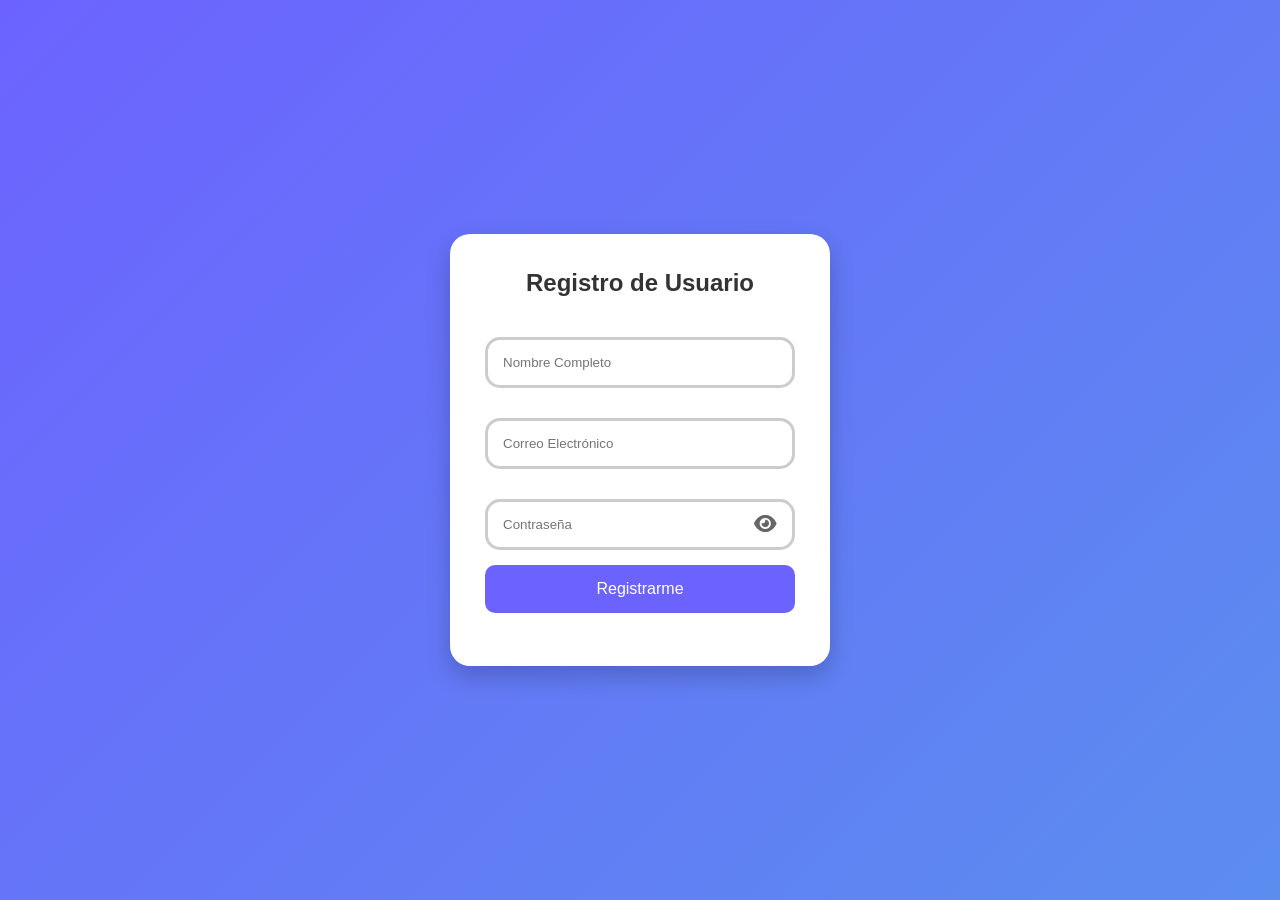
<file: proyecto_formulario/index.html>
<!DOCTYPE html>
<html lang="es">
<head>
   <link rel="stylesheet"
    href="https://cdnjs.cloudflare.com/ajax/libs/font-awesome/6.7.2/css/all.min.css">
    <meta charset="UTF-8">
    <meta name="viewport" content="width=device-width, initial-scale=1.0">
    <title>Formulario de Registro</title>

    <link rel="stylesheet" href="estilos.css">
</head>
<body>

<div class="contenedor">

    <form id="formulario">

        <h2>Registro de Usuario</h2>

        <input
        type="text"
        id="nombre"
        placeholder="Nombre Completo">

        <input
        type="email"
        id="correo"
        placeholder="Correo Electrónico">

<div class="password-box">
    <input
        type="password"
        id="password"
        placeholder="Contraseña">

    <span id="verPassword">
    <i class="fa-solid fa-eye"></i>
</span>
</div>

        <button type="submit">
            Registrarme
        </button>

        <p id="mensaje"></p>

    </form>

</div>

<script src="script.js"></script>

</body>
</html>
</file>
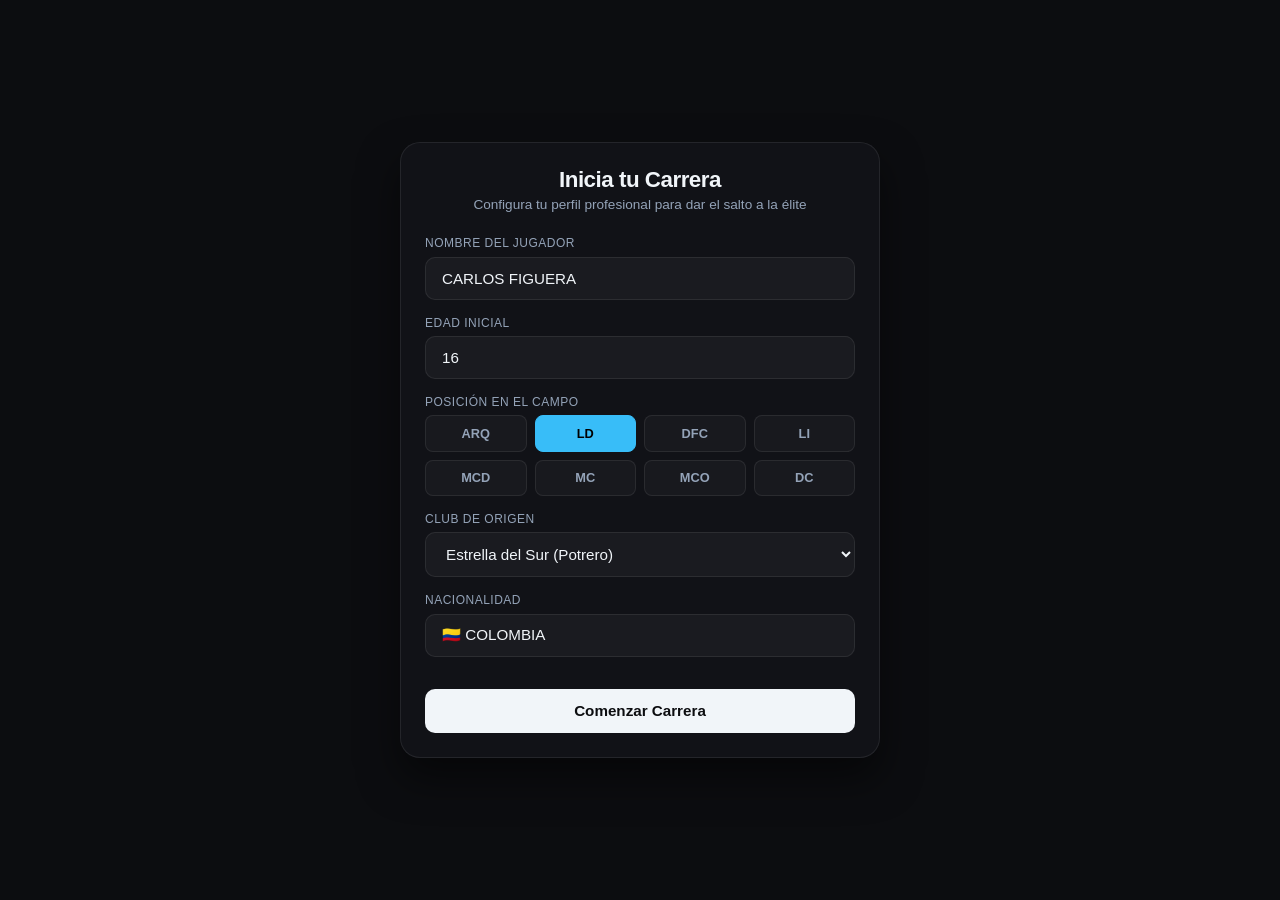
<file: act-f/preuba 2.html>
<!DOCTYPE html>
<html lang="es">
<head>
  <meta charset="UTF-8">
  <meta name="viewport" content="width=device-width, initial-scale=1.0">
  <title>Carrera Profesional de Fútbol — Minimalista</title>
  <link rel="stylesheet" href="style.css">
</head>
<body>
  <div class="app-container">
    <!-- AUTENTICACIÓN / REGISTRO -->
    <div id="auth-screen" class="screen active">
      <div class="auth-header">
        <h1>Inicia tu Carrera</h1>
        <p>Configura tu perfil profesional para dar el salto a la élite</p>
      </div>

      <form id="reg-form">
        <div class="form-group">
          <label>Nombre del Jugador</label>
          <input type="text" id="r-name" class="form-control" value="CARLOS FIGUERA" required>
        </div>

        <div class="form-group">
          <label>Edad Inicial</label>
          <input type="number" id="r-age" class="form-control" value="16" min="16" max="20">
        </div>

        <div class="form-group">
          <label>Posición en el Campo</label>
          <div class="pos-grid">
            <div class="pos-node" data-pos="ARQ">ARQ</div>
            <div class="pos-node selected" data-pos="LD">LD</div>
            <div class="pos-node" data-pos="DFC">DFC</div>
            <div class="pos-node" data-pos="LI">LI</div>
            <div class="pos-node" data-pos="MCD">MCD</div>
            <div class="pos-node" data-pos="MC">MC</div>
            <div class="pos-node" data-pos="MCO">MCO</div>
            <div class="pos-node" data-pos="DC">DC</div>
          </div>
          <input type="hidden" id="r-pos-val" value="LD">
        </div>

        <div class="form-group">
          <label>Club de Origen</label>
          <select id="r-club" class="form-control">
            <option value="Estrella del Sur">Estrella del Sur (Potrero)</option>
            <option value="Deportivo Potrero">Deportivo Potrero</option>
            <option value="Bogotá FC">Bogotá FC</option>
            <option value="San Telmo">San Telmo (Ascenso)</option>
          </select>
        </div>

        <div class="form-group">
          <label>Nacionalidad</label>
          <input type="text" id="r-nation" class="form-control" value="🇨🇴 COLOMBIA" required>
        </div>

        <button type="submit" id="btn-submit" class="btn-main">Comenzar Carrera</button>
      </form>
    </div>

    <!-- PANTALLA DE JUEGO -->
    <div id="game-screen" class="screen">
      <div class="player-card">
        <div class="ovr-badge" id="ui-ovr-circle">
          <span id="ui-ovr">50</span>
        </div>
        <div class="player-details">
          <h3 id="ui-name">JUGADOR</h3>
          <p id="ui-pos">POSICIÓN: LD</p>
          <p id="ui-club">ESTRELLA DEL SUR</p>
        </div>
      </div>

      <div class="stats-bars">
        <div class="stat-box">
          <div class="stat-header"><span>Nivel / OVR</span><span id="ui-num-level">50</span></div>
          <div class="bar-bg"><div class="bar-fill" id="ui-bar-level" style="width: 50%;"></div></div>
        </div>
        <div class="stat-box">
          <div class="stat-header"><span>Energía Física</span><span id="ui-num-energy">100</span></div>
          <div class="bar-bg"><div class="bar-fill" id="ui-bar-energy" style="width: 100%;"></div></div>
        </div>
      </div>

      <div class="meta-info">
        <div><strong id="ui-age">16 años</strong> | <span id="ui-nation">🇨🇴 COLOMBIA</span></div>
        <div>Contrato: <span id="ui-contract">2 Temp</span></div>
      </div>

      <div class="meta-info" style="margin-bottom: 1rem;">
        <div>Sueldo: <span id="ui-salary" style="color:var(--accent-color)">$150 USD</span></div>
        <div>Ahorros: <span id="ui-money" style="color:var(--accent-color)">$450 USD</span></div>
      </div>

      <div class="tabs-nav">
        <div class="tab-btn active" id="tab-match" onclick="switchMode('match')">Decisiones & Partidos</div>
        <div class="tab-btn" id="tab-train" onclick="switchMode('train')">Entrenamiento Minijuego</div>
      </div>

      <div class="content-card">
        <!-- VISTA DE EVENTOS -->
        <div id="event-view">
          <div class="event-tag" id="event-tag">DECISIÓN 1/4</div>
          <h2 class="event-title" id="event-title">Cargando evento...</h2>
          <p class="event-desc" id="event-desc">Por favor espere...</p>
          <div class="options-container" id="options-container"></div>
        </div>

        <!-- VISTA DE MINIJUEGOS DE ENTRENAMIENTO -->
        <div id="minigame-view" class="screen">
          <div class="event-tag">ZONA DE ENTRENAMIENTO</div>
          <h2 class="event-title" id="mg-title">Entrenamiento técnico</h2>
          <p class="event-desc" id="mg-desc">Supera el desafío para optimizar tus atributos.</p>
          <div id="mg-controls"></div>
        </div>
      </div>

      <div style="text-align:center; margin-top:0.75rem;">
        <span id="ui-season" style="font-size:0.75rem; color:var(--text-muted);">Temp 1 (2026)</span>
      </div>
    </div>
  </div>

  <!-- MODAL DE FICHAJES -->
  <div id="transfer-modal" class="modal">
    <div class="modal-content">
      <h3 style="margin-bottom: 0.5rem;">Mercado de Fichajes</h3>
      <p style="font-size: 0.8rem; color: var(--text-muted); margin-bottom: 1rem;" id="modal-current-club-info">Club actual...</p>
      
      <div style="display:flex; gap:0.5rem; margin-bottom: 1rem;">
        <button id="btn-renew" class="btn-main" style="margin-top:0; background:rgba(56,189,248,0.15); color:var(--accent-color); border:1px solid var(--accent-color);">Renovar Club</button>
      </div>

      <input type="text" id="search-club" class="form-control" placeholder="Buscar club por nombre o liga..." style="margin-bottom: 1rem;">
      <div id="market-list-container" style="display: flex; flex-direction: column; gap: 0.5rem; max-height: 240px; overflow-y: auto;"></div>
    </div>
  </div>

  <!-- OVERLAY DE CARGA -->
  <div id="success-overlay">
    <h2 style="font-size: 1.2rem; font-weight: 500; letter-spacing: -0.5px;">Estableciendo perfil profesional...</h2>
  </div>
<!-- MODAL DE ALERTAS PERSONALIZADAS -->
    <div id="custom-alert-modal" class="modal">
      <div class="modal-content" style="text-align: center; max-width: 380px;">
        <div id="custom-alert-tag" class="event-tag" style="margin-bottom: 0.5rem;">NOTIFICACIÓN</div>
        <h3 id="custom-alert-title" style="font-size: 1.1rem; font-weight: 600; margin-bottom: 0.5rem;">Título</h3>
        <p id="custom-alert-desc" style="font-size: 0.85rem; color: var(--text-muted); margin-bottom: 1.25rem; line-height: 1.4;">Mensaje del sistema...</p>
        <button id="custom-alert-btn" class="btn-main" style="margin-top: 0;" onclick="closeCustomAlert()">Aceptar</button>
      </div>
    </div>

    <script src="script.js"></script>
  </body>
</html>
</file>
<file: proyecto_formulario/estilos.css>
*{
    margin:0;
    padding:0;
    box-sizing:border-box;
    font-family:Arial, Helvetica, sans-serif;
}

body{

    height:100vh;

    display:flex;

    justify-content:center;

    align-items:center;

    background:linear-gradient(135deg,#6C63FF,#5B8DEF);

}

.contenedor{

    width:380px;

}

form{

    background:white;

    padding:35px;

    border-radius:20px;

    box-shadow:0 10px 25px rgba(0,0,0,.2);

}

h2{

    text-align:center;

    margin-bottom:25px;

    color:#333;

}

input{

    width:100%;

    padding:15px;

    margin:15px 0;

    border-radius:15px;

    border:3px solid #ccc;

    outline:none;

}

input:focus{

    border:2px solid #6C63FF;

}

button{

    width:100%;

    padding:15px;

    border:none;

    border-radius:10px;

    background:#6C63FF;

    color:white;

    font-size:16px;

    cursor:pointer;

    transition:.3s;

}

button:hover{
    background:#4d47d8;
    transform:scale(1.03);
    transition:.3s;

}

#mensaje{

    margin-top:18px;

    text-align:center;

    font-weight:bold;

    .password-box{
    position: relative;
}} 

.password-box{
    position: relative;
    width: 100%;
    display: flex;
    align-items: center;
}

.password-box input{
    width: 100%;
    padding-right: 50px;
}

#verPassword{
    position: absolute;
    right: 18px;
    cursor: pointer;
    font-size: 20px;
    color: #666;
    user-select: none;
}
</file>
<file: act-f/style.css>
:root {
  --bg-color: #0c0d10;
  --card-bg: rgba(20, 22, 28, 0.7);
  --border-color: rgba(255, 255, 255, 0.08);
  --text-main: #f1f5f9;
  --text-muted: #94a3b8;
  --accent-color: #38bdf8;
  --accent-glow: rgba(56, 189, 248, 0.15);
  --font-family: -apple-system, BlinkMacSystemFont, "Segoe UI", Roboto, sans-serif;
}

* {
  box-sizing: border-box;
  margin: 0;
  padding: 0;
  font-family: var(--font-family);
}

body {
  background-color: var(--bg-color);
  background-image: linear-gradient(rgba(12, 13, 16, 0.88), rgba(12, 13, 16, 0.95)), 
                    url('https://images.unsplash.com/photo-1508098682722-e99c43a406b2?q=80&w=1920&auto=format&fit=crop');
  background-size: cover;
  background-position: center;
  background-attachment: fixed;
  color: var(--text-main);
  min-height: 100vh;
  display: flex;
  justify-content: center;
  align-items: center;
  padding: 1rem;
}

.app-container {
  width: 100%;
  max-width: 480px;
  background: var(--card-bg);
  backdrop-filter: blur(16px);
  -webkit-backdrop-filter: blur(16px);
  border: 1px solid var(--border-color);
  border-radius: 20px;
  padding: 1.5rem;
  box-shadow: 0 20px 40px rgba(0, 0, 0, 0.5);
}

.screen {
  display: none;
}

.screen.active {
  display: block;
  animation: fadeIn 0.4s ease forwards;
}

@keyframes fadeIn {
  from { opacity: 0; transform: translateY(6px); }
  to { opacity: 1; transform: translateY(0); }
}

/* Pantalla de Registro */
.auth-header {
  text-align: center;
  margin-bottom: 1.5rem;
}
.auth-header h1 {
  font-size: 1.4rem;
  font-weight: 600;
  letter-spacing: -0.5px;
  margin-bottom: 0.25rem;
}
.auth-header p {
  font-size: 0.85rem;
  color: var(--text-muted);
}

.form-group {
  margin-bottom: 1rem;
}
.form-group label {
  display: block;
  font-size: 0.75rem;
  text-transform: uppercase;
  letter-spacing: 0.5px;
  color: var(--text-muted);
  margin-bottom: 0.4rem;
}
.form-control, select {
  width: 100%;
  background: rgba(255, 255, 255, 0.04);
  border: 1px solid var(--border-color);
  border-radius: 10px;
  padding: 0.75rem 1rem;
  color: var(--text-main);
  font-size: 0.95rem;
  outline: none;
  transition: 0.2s;
}
.form-control:focus, select:focus {
  border-color: var(--accent-color);
  box-shadow: 0 0 0 3px var(--accent-glow);
}
select option {
  background: #12141a;
  color: var(--text-main);
}

.pos-grid {
  display: grid;
  grid-template-columns: repeat(4, 1fr);
  gap: 0.5rem;
}
.pos-node {
  background: rgba(255, 255, 255, 0.03);
  border: 1px solid var(--border-color);
  border-radius: 8px;
  padding: 0.6rem;
  text-align: center;
  font-size: 0.8rem;
  font-weight: 600;
  cursor: pointer;
  transition: 0.2s;
  color: var(--text-muted);
}
.pos-node.selected {
  background: var(--accent-color);
  color: #000;
  border-color: var(--accent-color);
}

.btn-main {
  width: 100%;
  background: var(--text-main);
  color: #0c0d10;
  border: none;
  border-radius: 10px;
  padding: 0.85rem;
  font-weight: 600;
  font-size: 0.95rem;
  cursor: pointer;
  margin-top: 1rem;
  transition: 0.2s;
}
.btn-main:hover {
  background: var(--accent-color);
}

/* Pantalla de Juego */
.player-card {
  display: flex;
  align-items: center;
  gap: 1rem;
  background: rgba(255, 255, 255, 0.02);
  border: 1px solid var(--border-color);
  border-radius: 14px;
  padding: 1rem;
  margin-bottom: 1rem;
}
.ovr-badge {
  width: 50px;
  height: 50px;
  border-radius: 50%;
  background: conic-gradient(var(--accent-color) 50%, rgba(255,255,255,0.05) 0);
  display: flex;
  align-items: center;
  justify-content: center;
  position: relative;
}
.ovr-badge::before {
  content: '';
  position: absolute;
  width: 40px;
  height: 40px;
  background: #14161c;
  border-radius: 50%;
}
.ovr-badge span {
  position: relative;
  font-weight: 700;
  font-size: 0.95rem;
}
.player-details h3 {
  font-size: 1rem;
  font-weight: 600;
}
.player-details p {
  font-size: 0.75rem;
  color: var(--text-muted);
}

.stats-bars {
  display: grid;
  grid-template-columns: 1fr 1fr;
  gap: 0.75rem;
  margin-bottom: 1rem;
}
.stat-box {
  background: rgba(255, 255, 255, 0.02);
  border: 1px solid var(--border-color);
  border-radius: 10px;
  padding: 0.6rem 0.8rem;
}
.stat-header {
  display: flex;
  justify-content: space-between;
  font-size: 0.75rem;
  color: var(--text-muted);
  margin-bottom: 0.3rem;
}
.bar-bg {
  width: 100%;
  height: 6px;
  background: rgba(255,255,255,0.05);
  border-radius: 3px;
  overflow: hidden;
}
.bar-fill {
  height: 100%;
  background: var(--accent-color);
  border-radius: 3px;
  transition: width 0.3s ease;
}

.meta-info {
  display: flex;
  justify-content: space-between;
  font-size: 0.75rem;
  color: var(--text-muted);
  background: rgba(255, 255, 255, 0.02);
  padding: 0.6rem 0.8rem;
  border-radius: 10px;
  border: 1px solid var(--border-color);
  margin-bottom: 1rem;
}

.tabs-nav {
  display: flex;
  gap: 0.5rem;
  margin-bottom: 1rem;
}
.tab-btn {
  flex: 1;
  background: rgba(255, 255, 255, 0.02);
  border: 1px solid var(--border-color);
  border-radius: 8px;
  padding: 0.6rem;
  font-size: 0.8rem;
  color: var(--text-muted);
  cursor: pointer;
  text-align: center;
  transition: 0.2s;
}
.tab-btn.active {
  background: var(--accent-glow);
  color: var(--accent-color);
  border-color: var(--accent-color);
}

.content-card {
  background: rgba(255, 255, 255, 0.02);
  border: 1px solid var(--border-color);
  border-radius: 14px;
  padding: 1.25rem;
}
.event-tag {
  font-size: 0.7rem;
  text-transform: uppercase;
  letter-spacing: 0.5px;
  color: var(--accent-color);
  margin-bottom: 0.3rem;
}
.event-title {
  font-size: 1.05rem;
  font-weight: 600;
  margin-bottom: 0.5rem;
}
.event-desc {
  font-size: 0.85rem;
  color: var(--text-muted);
  margin-bottom: 1rem;
  line-height: 1.4;
}

.options-container {
  display: flex;
  flex-direction: column;
  gap: 0.5rem;
}
.opt-btn {
  background: rgba(255, 255, 255, 0.03);
  border: 1px solid var(--border-color);
  border-radius: 10px;
  padding: 0.75rem 1rem;
  text-align: left;
  cursor: pointer;
  transition: 0.2s;
}
.opt-btn:hover {
  background: rgba(56, 189, 248, 0.08);
  border-color: var(--accent-color);
}
.opt-text {
  font-size: 0.85rem;
  color: var(--text-main);
}

.mg-btn {
  width: 100%;
  background: var(--accent-color);
  color: #0c0d10;
  border: none;
  border-radius: 10px;
  padding: 0.85rem;
  font-weight: 600;
  font-size: 0.9rem;
  cursor: pointer;
  margin-top: 0.5rem;
}

/* Modales Minimalistas */
.modal {
  position: fixed;
  inset: 0;
  background: rgba(0, 0, 0, 0.8);
  backdrop-filter: blur(8px);
  display: none;
  align-items: center;
  justify-content: center;
  padding: 1rem;
  z-index: 100;
}
.modal.active {
  display: flex;
}
.modal-content {
  background: #14161c;
  border: 1px solid var(--border-color);
  border-radius: 16px;
  padding: 1.5rem;
  width: 100%;
  max-width: 440px;
  max-height: 85vh;
  overflow-y: auto;
}
.market-item {
  display: flex;
  justify-content: space-between;
  align-items: center;
  background: rgba(255,255,255,0.02);
  border: 1px solid var(--border-color);
  padding: 0.75rem;
  border-radius: 10px;
  margin-bottom: 0.5rem;
}
.market-info h4 {
  font-size: 0.9rem;
}
.market-info p {
  font-size: 0.75rem;
  color: var(--text-muted);
}
.btn-sign {
  background: var(--accent-color);
  color: #000;
  border: none;
  padding: 0.4rem 0.8rem;
  border-radius: 6px;
  font-size: 0.75rem;
  font-weight: 600;
  cursor: pointer;
}

#success-overlay {
  position: fixed;
  inset: 0;
  background: var(--bg-color);
  display: none;
  align-items: center;
  justify-content: center;
  flex-direction: column;
  z-index: 200;
}
#success-overlay.show {
  display: flex;
}
</file>
